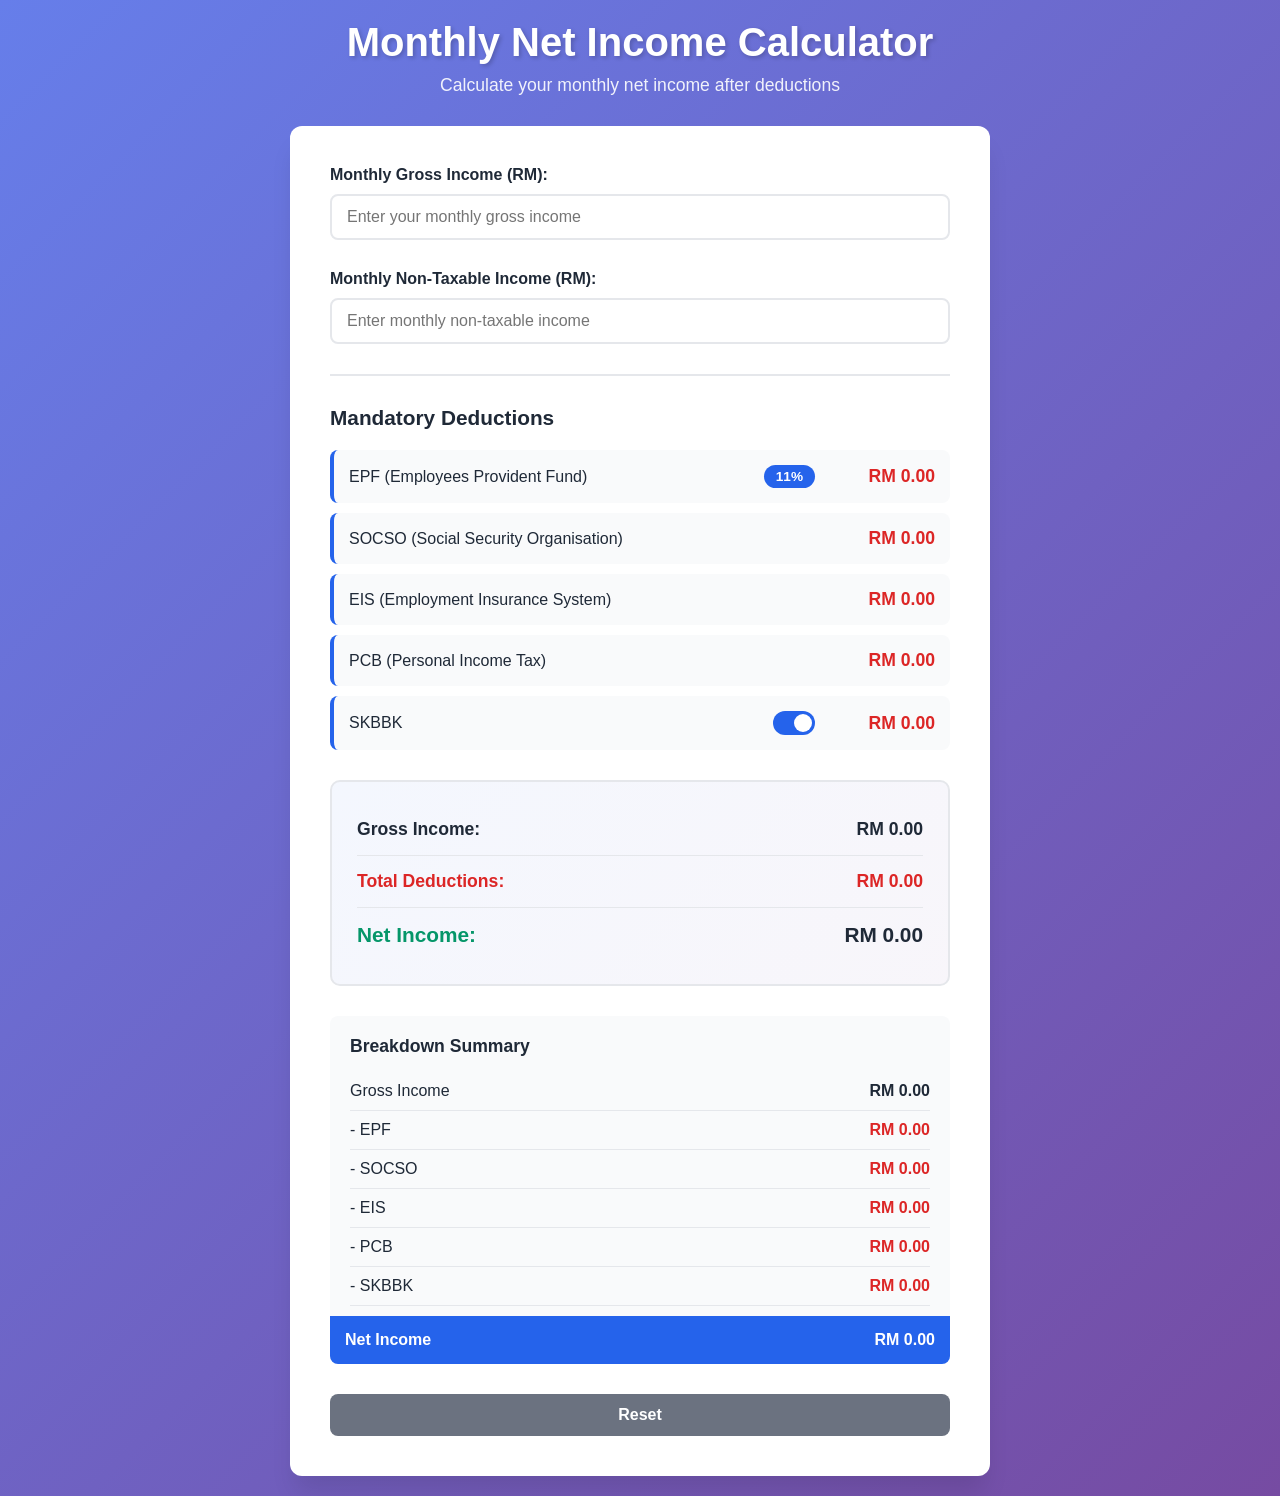
<file: index.html>
<!DOCTYPE html>
<html lang="en">
<head>
    <meta charset="UTF-8">
    <meta name="viewport" content="width=device-width, initial-scale=1.0">
    <title>Monthly Net Income Calculator</title>
    <link rel="stylesheet" href="src/styles.css">
</head>
<body>
    <div class="container">
        <h1>Monthly Net Income Calculator</h1>
        <p class="subtitle">Calculate your monthly net income after deductions</p>
        
        <div class="calculator-card">
            <div class="input-section">
                <label for="grossIncome">Monthly Gross Income (RM):</label>
                <input 
                    type="number" 
                    id="grossIncome" 
                    placeholder="Enter your monthly gross income" 
                    min="0" 
                    step="0.01"
                >
            </div>

            <div class="input-section">
                <label for="nonTaxableIncome">Monthly Non-Taxable Income (RM):</label>
                <input
                    type="number"
                    id="nonTaxableIncome"
                    placeholder="Enter monthly non-taxable income"
                    min="0"
                    step="0.01"
                >
            </div>

            <div class="deductions-section">
                <h2>Mandatory Deductions</h2>
                
                <div class="deduction-item">
                    <div class="deduction-label">
                        <span class="name">EPF (Employees Provident Fund)</span>
                        <span class="rate">11%</span>
                    </div>
                    <div class="deduction-value" id="epfAmount">RM 0.00</div>
                </div>

                <div class="deduction-item">
                    <div class="deduction-label">
                        <span class="name">SOCSO (Social Security Organisation)</span>
                    </div>
                    <div class="deduction-value" id="socsoAmount">RM 0.00</div>
                </div>

                <div class="deduction-item">
                    <div class="deduction-label">
                        <span class="name">EIS (Employment Insurance System)</span>
                    </div>
                    <div class="deduction-value" id="eisAmount">RM 0.00</div>
                </div>

                <div class="deduction-item">
                    <div class="deduction-label">
                        <span class="name">PCB (Personal Income Tax)</span>
                    </div>
                    <div class="deduction-value" id="pcbAmount">RM 0.00</div>
                </div>

                <div class="deduction-item">
                    <div class="deduction-label">
                        <span class="name">SKBBK</span>
                        <label class="toggle" aria-label="Toggle SKBBK deduction">
                            <input type="checkbox" id="skbbkToggle" checked>
                            <span class="toggle-slider"></span>
                        </label>
                    </div>
                    <div class="deduction-value" id="skbbkAmount">RM 0.00</div>
                </div>
            </div>

            <div class="summary-section">
                <div class="summary-item gross">
                    <span>Gross Income:</span>
                    <span id="grossIncomeDisplay">RM 0.00</span>
                </div>

                <div class="summary-item total-deductions">
                    <span>Total Deductions:</span>
                    <span id="totalDeductionsDisplay">RM 0.00</span>
                </div>

                <div class="summary-item net">
                    <span>Net Income:</span>
                    <span id="netIncomeDisplay">RM 0.00</span>
                </div>
            </div>

            <div class="breakdown-section">
                <h3>Breakdown Summary</h3>
                <table class="breakdown-table">
                    <tr>
                        <td>Gross Income</td>
                        <td id="breakdownGross">RM 0.00</td>
                    </tr>
                    <tr class="deduction-row">
                        <td>- EPF</td>
                        <td id="breakdownEPF">RM 0.00</td>
                    </tr>
                    <tr class="deduction-row">
                        <td>- SOCSO</td>
                        <td id="breakdownSOCSO">RM 0.00</td>
                    </tr>
                    <tr class="deduction-row">
                        <td>- EIS</td>
                        <td id="breakdownEIS">RM 0.00</td>
                    </tr>
                    <tr class="deduction-row">
                        <td>- PCB</td>
                        <td id="breakdownPCB">RM 0.00</td>
                    </tr>
                    <tr class="deduction-row">
                        <td>- SKBBK</td>
                        <td id="breakdownSKBBK">RM 0.00</td>
                    </tr>
                    <tr class="net-row">
                        <td><strong>Net Income</strong></td>
                        <td id="breakdownNet"><strong>RM 0.00</strong></td>
                    </tr>
                </table>
            </div>

            <button class="reset-btn" onclick="resetCalculator()">Reset</button>
        </div>
    </div>

    <script src="src/rates/eis-rates.js"></script>
    <script src="src/rates/socso-rates.js"></script>
    <script src="src/rates/tax-brackets.js"></script>
    <script src="src/rates/skbbk-rates.js"></script>
    <script src="src/script.js"></script>
</body>
</html>
</file>
<file: src/styles.css>
* {
    margin: 0;
    padding: 0;
    box-sizing: border-box;
}

:root {
    --primary-color: #2563eb;
    --primary-dark: #1e40af;
    --success-color: #059669;
    --warning-color: #f59e0b;
    --danger-color: #dc2626;
    --bg-light: #f9fafb;
    --bg-white: #ffffff;
    --border-color: #e5e7eb;
    --text-dark: #1f2937;
    --text-gray: #6b7280;
}

body {
    font-family: 'Segoe UI', Tahoma, Geneva, Verdana, sans-serif;
    background: linear-gradient(135deg, #667eea 0%, #764ba2 100%);
    min-height: 100vh;
    display: flex;
    align-items: center;
    justify-content: center;
    padding: 20px;
    color: var(--text-dark);
}

.container {
    width: 100%;
    max-width: 700px;
}

h1 {
    text-align: center;
    color: white;
    margin-bottom: 10px;
    font-size: 2.5rem;
    text-shadow: 2px 2px 4px rgba(0, 0, 0, 0.2);
}

.subtitle {
    text-align: center;
    color: rgba(255, 255, 255, 0.9);
    margin-bottom: 30px;
    font-size: 1.1rem;
}

.calculator-card {
    background: var(--bg-white);
    border-radius: 12px;
    box-shadow: 0 20px 25px -5px rgba(0, 0, 0, 0.1);
    padding: 40px;
}

.input-section {
    margin-bottom: 30px;
}

.input-section label {
    display: block;
    margin-bottom: 10px;
    font-weight: 600;
    color: var(--text-dark);
}

.input-section input {
    width: 100%;
    padding: 12px 15px;
    border: 2px solid var(--border-color);
    border-radius: 8px;
    font-size: 1rem;
    transition: border-color 0.3s ease;
}

.input-section input:focus {
    outline: none;
    border-color: var(--primary-color);
    box-shadow: 0 0 0 3px rgba(37, 99, 235, 0.1);
}

.deductions-section {
    margin-bottom: 30px;
    border-top: 2px solid var(--border-color);
    padding-top: 30px;
}

.deductions-section h2 {
    font-size: 1.3rem;
    margin-bottom: 20px;
    color: var(--text-dark);
}

.deduction-item {
    display: flex;
    justify-content: space-between;
    align-items: center;
    padding: 15px;
    margin-bottom: 10px;
    background: var(--bg-light);
    border-radius: 8px;
    border-left: 4px solid var(--primary-color);
}

.deduction-label {
    display: flex;
    justify-content: space-between;
    align-items: center;
    flex: 1;
}

.deduction-label .name {
    font-weight: 500;
    color: var(--text-dark);
}

.deduction-label .rate {
    background: var(--primary-color);
    color: white;
    padding: 4px 12px;
    border-radius: 20px;
    font-size: 0.85rem;
    font-weight: 600;
    margin-left: 10px;
}

.toggle {
    position: relative;
    display: inline-flex;
    align-items: center;
    margin-left: 12px;
    cursor: pointer;
}

.toggle input {
    opacity: 0;
    width: 0;
    height: 0;
}

.toggle-slider {
    position: relative;
    width: 42px;
    height: 24px;
    background-color: #cbd5e1;
    border-radius: 999px;
    transition: background-color 0.3s ease;
}

.toggle-slider::before {
    content: '';
    position: absolute;
    width: 18px;
    height: 18px;
    left: 3px;
    top: 3px;
    background-color: white;
    border-radius: 50%;
    transition: transform 0.3s ease;
}

.toggle input:checked + .toggle-slider {
    background-color: var(--primary-color);
}

.toggle input:checked + .toggle-slider::before {
    transform: translateX(18px);
}

.deduction-value {
    font-weight: 600;
    color: var(--danger-color);
    font-size: 1.1rem;
    min-width: 120px;
    text-align: right;
}

.deduction-input {
    flex: 1;
    text-align: right;
}

.deduction-input input {
    width: 150px;
    padding: 8px 12px;
    border: 2px solid var(--border-color);
    border-radius: 6px;
    font-size: 0.95rem;
    text-align: right;
}

.deduction-input input:focus {
    outline: none;
    border-color: var(--primary-color);
}

.summary-section {
    background: linear-gradient(135deg, rgba(37, 99, 235, 0.05) 0%, rgba(118, 75, 162, 0.05) 100%);
    padding: 25px;
    border-radius: 10px;
    margin-bottom: 30px;
    border: 2px solid var(--border-color);
}

.summary-item {
    display: flex;
    justify-content: space-between;
    align-items: center;
    padding: 12px 0;
    font-size: 1.1rem;
    font-weight: 600;
}

.summary-item.gross {
    color: var(--text-dark);
    padding-bottom: 15px;
    border-bottom: 1px solid var(--border-color);
}

.summary-item.total-deductions {
    color: var(--danger-color);
    padding: 15px 0;
    border-bottom: 1px solid var(--border-color);
}

.summary-item.net {
    color: var(--success-color);
    padding-top: 15px;
    font-size: 1.3rem;
}

.breakdown-section {
    background: var(--bg-light);
    padding: 20px;
    border-radius: 8px;
    margin-bottom: 30px;
}

.breakdown-section h3 {
    margin-bottom: 15px;
    font-size: 1.1rem;
    color: var(--text-dark);
}

.breakdown-table {
    width: 100%;
    border-collapse: collapse;
}

.breakdown-table tr {
    display: flex;
    justify-content: space-between;
    padding: 10px 0;
    border-bottom: 1px solid var(--border-color);
}

.breakdown-table tr:last-child {
    border-bottom: none;
}

.breakdown-table td {
    flex: 1;
}

.breakdown-table td:last-child {
    text-align: right;
    font-weight: 600;
}

.breakdown-table tr.deduction-row td:last-child {
    color: var(--danger-color);
}

.breakdown-table tr.net-row {
    background: var(--primary-color);
    color: white;
    padding: 15px;
    margin: 10px -20px -20px -20px;
    border-radius: 0 0 8px 8px;
}

.breakdown-table tr.net-row td {
    color: white;
}

.reset-btn {
    width: 100%;
    padding: 12px;
    background: var(--text-gray);
    color: white;
    border: none;
    border-radius: 8px;
    font-size: 1rem;
    font-weight: 600;
    cursor: pointer;
    transition: background 0.3s ease, transform 0.2s ease;
}

.reset-btn:hover {
    background: var(--text-dark);
    transform: translateY(-2px);
    box-shadow: 0 4px 12px rgba(0, 0, 0, 0.15);
}

.reset-btn:active {
    transform: translateY(0);
}

/* Responsive Design */
@media (max-width: 600px) {
    .calculator-card {
        padding: 25px;
    }

    h1 {
        font-size: 2rem;
    }

    .deduction-item {
        flex-direction: column;
        align-items: flex-start;
    }

    .deduction-label {
        flex-direction: column;
        align-items: flex-start;
        width: 100%;
        margin-bottom: 10px;
    }

    .deduction-label .rate {
        margin-left: 0;
        margin-top: 8px;
        align-self: flex-start;
    }

    .deduction-value,
    .deduction-input {
        width: 100%;
        text-align: left;
    }

    .deduction-input input {
        width: 100%;
    }

    .summary-item {
        flex-direction: column;
        align-items: flex-start;
    }

    .summary-item span:last-child {
        align-self: flex-start;
        margin-top: 8px;
    }
}
</file>
